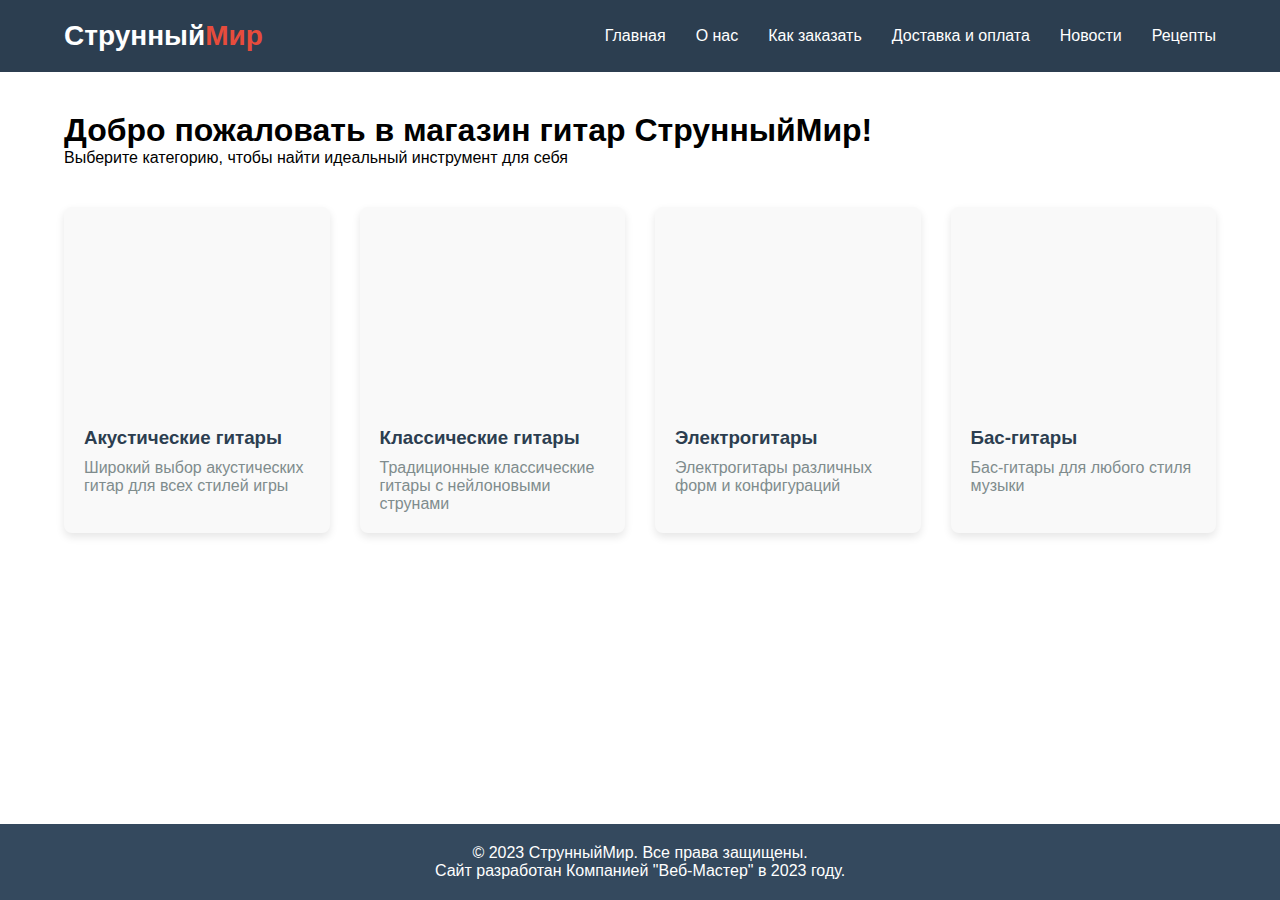
<file: guitar-shop/index.html>
<!DOCTYPE html>
<html lang="ru">
<head>
    <meta charset="UTF-8">
    <meta name="viewport" content="width=device-width, initial-scale=1.0">
    <title>СтрунныйМир - Магазин гитар</title>
    <link rel="stylesheet" href="styles.css">
</head>
<body>
    <header class="header">
        <div class="container">
            <div class="header-content">
                <div class="logo">Струнный<span>Мир</span></div>
                <nav class="nav-menu">
                    <div class="nav-item"><a href="#">Главная</a></div>
                    <div class="nav-item"><a href="#">О нас</a></div>
                    <div class="nav-item"><a href="#">Как заказать</a></div>
                    <div class="nav-item"><a href="#">Доставка и оплата</a></div>
                    <div class="nav-item"><a href="#">Новости</a></div>
                    <div class="nav-item"><a href="#">Рецепты</a></div>
                </nav>
            </div>
        </div>
    </header>

    <main class="main-content">
        <div class="container">
            <h1>Добро пожаловать в магазин гитар СтрунныйМир!</h1>
            <p>Выберите категорию, чтобы найти идеальный инструмент для себя</p>

            <div class="categories">
                <a href="catalog.html" class="category-card">
                    <div class="category-image" style="background-image: url('https://images.unsplash.com/photo-1558098329-a11cff621064?ixlib=rb-1.2.1&auto=format&fit=crop&w=500&q=60');"></div>
                    <div class="category-info">
                        <h3>Акустические гитары</h3>
                        <p>Широкий выбор акустических гитар для всех стилей игры</p>
                    </div>
                </a>

                <a href="catalog.html" class="category-card">
                    <div class="category-image" style="background-image: url('https://www.muztorg.ru/files/sized/f250x250/c08/udg/mwm/hsg/oko/g80/0sk/4cg/o/c08udgmwmhsgokog800sk4cgo.jpg');"></div>
                    <div class="category-info">
                        <h3>Классические гитары</h3>
                        <p>Традиционные классические гитары с нейлоновыми струнами</p>
                    </div>
                </a>

                <a href="catalog.html" class="category-card">
                    <div class="category-image" style="background-image: url('https://www.muztorg.ru/files/sized/f250x250/7vq/y7t/8pk/ccg/ssw/0os/os8/ogc/g/7vqy7t8pkccgssw0osos8ogcg.jpg');"></div>
                    <div class="category-info">
                        <h3>Электрогитары</h3>
                        <p>Электрогитары различных форм и конфигураций</p>
                    </div>
                </a>

                <a href="catalog.html" class="category-card">
                    <div class="category-image" style="background-image: url('https://images.unsplash.com/photo-1445985543470-41fba5c3144a?ixlib=rb-1.2.1&auto=format&fit=crop&w=500&q=60');"></div>
                    <div class="category-info">
                        <h3>Бас-гитары</h3>
                        <p>Бас-гитары для любого стиля музыки</p>
                    </div>
                </a>
            </div>
        </div>
    </main>

    <footer class="footer">
        <div class="container">
            <p>© 2023 СтрунныйМир. Все права защищены.</p>
            <p>Сайт разработан Компанией "Веб-Мастер" в 2023 году.</p>
        </div>
    </footer>
</body>
</html>
</file>
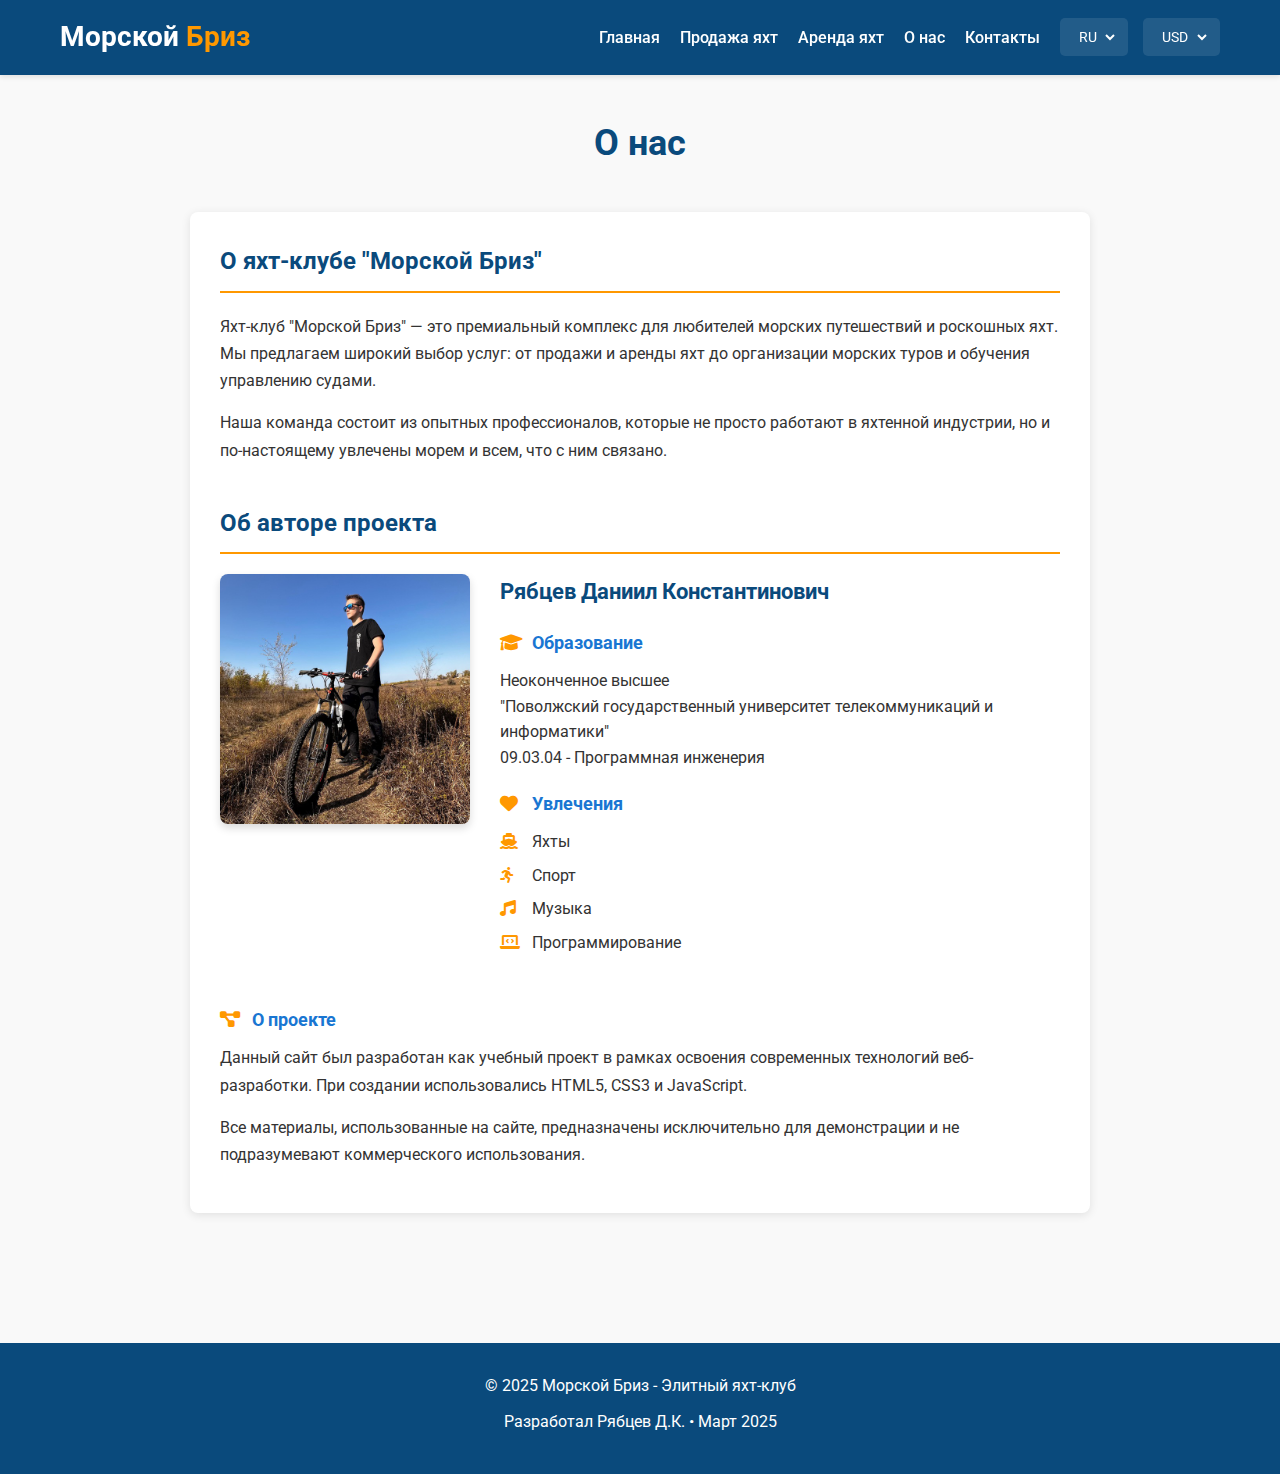
<file: yaht-club/about.html>
<!DOCTYPE html>
<html lang="ru">
  <head>
    <meta charset="UTF-8" />
    <meta name="viewport" content="width=device-width, initial-scale=1.0" />
    <title data-lang-key="about-us-title">О нас - Морской Бриз</title>
    <link rel="stylesheet" href="css/styles.css" />
    <link rel="stylesheet" href="css/about.css" />
    <link
      rel="stylesheet"
      href="https://cdnjs.cloudflare.com/ajax/libs/font-awesome/6.0.0-beta3/css/all.min.css"
    />
    <link
      href="https://fonts.googleapis.com/css2?family=Roboto:wght@300;400;500;700&display=swap"
      rel="stylesheet"
    />
  </head>
  <body>
    <!-- Шапка сайта с языковым переключателем -->
    <header class="header">
      <div class="container">
        <div class="header-inner">
          <a href="index.html" class="logo">Морской <span>Бриз</span></a>

          <nav class="nav">
            <button class="mobile-menu-btn">
              <i class="fas fa-bars"></i>
            </button>

            <ul class="nav-list">
              <li class="nav-item">
                <a href="index.html" class="nav-link" data-lang-key="main">Главная</a>
              </li>
              <li class="nav-item">
                <a href="yacht-sale.html" class="nav-link" data-lang-key="yacht-sale">Продажа яхт</a>
              </li>
              <li class="nav-item">
                <a href="yacht-rent.html" class="nav-link" data-lang-key="yacht-rent">Аренда яхт</a>
              </li>
              <li class="nav-item">
                <a href="about.html" class="nav-link" data-lang-key="about">О нас</a>
              </li>
              <li class="nav-item">
                <a href="contacts.html" class="nav-link" data-lang-key="contacts">Контакты</a>
              </li>
            </ul>

            <div class="header-controls">
              <div class="language-switcher">
                <select id="language-select">
                  <option value="ru">RU</option>
                  <option value="en">EN</option>
                </select>
              </div>
              
              <div class="currency-switcher">
                <select id="currency-select">
                  <option value="USD">USD</option>
                  <option value="EUR">EUR</option>
                  <option value="RUB">RUB</option>
                </select>
              </div>
            </div>
          </nav>
        </div>
      </div>
    </header>

    <!-- Основной контент -->
    <main class="main">
      <div class="container">
        <h1 class="page-title" data-lang-key="about-us-title">О нас</h1>
        
        <div class="about-container">
          <div class="about-content">
            <div class="about-text">
              <h2 class="about-heading" data-lang-key="about-yacht-club">О яхт-клубе "Морской Бриз"</h2>
              <p data-lang-key="about-yacht-club-text-1">Яхт-клуб "Морской Бриз" — это премиальный комплекс для любителей морских путешествий и роскошных яхт. Мы предлагаем широкий выбор услуг: от продажи и аренды яхт до организации морских туров и обучения управлению судами.</p>
              <p data-lang-key="about-yacht-club-text-2">Наша команда состоит из опытных профессионалов, которые не просто работают в яхтенной индустрии, но и по-настоящему увлечены морем и всем, что с ним связано.</p>
            </div>
            
            <div class="about-author">
              <h2 class="about-heading" data-lang-key="about-author">Об авторе проекта</h2>
              
              <div class="author-card">
                <div class="author-photo">
                  <img src="./images/personal_photo.jpg" alt="Рябцев Даниил Константинович">
                </div>
                
                <div class="author-info">
                  <h3 class="author-name">Рябцев Даниил Константинович</h3>
                  
                  <div class="author-education">
                    <h4><i class="fas fa-graduation-cap"></i> <span data-lang-key="education">Образование</span></h4>
                    <p data-lang-key="education-text">Неоконченное высшее<br>
                    "Поволжский государственный университет телекоммуникаций и информатики"<br>
                    09.03.04 - Программная инженерия</p>
                  </div>
                  
                  <div class="author-hobbies">
                    <h4><i class="fas fa-heart"></i> <span data-lang-key="hobbies">Увлечения</span></h4>
                    <ul>
                      <li><i class="fas fa-ship"></i> <span data-lang-key="hobby-yachts">Яхты</span></li>
                      <li><i class="fas fa-running"></i> <span data-lang-key="hobby-sports">Спорт</span></li>
                      <li><i class="fas fa-music"></i> <span data-lang-key="hobby-music">Музыка</span></li>
                      <li><i class="fas fa-laptop-code"></i> <span data-lang-key="hobby-programming">Программирование</span></li>
                    </ul>
                  </div>
                </div>
              </div>
              
              <div class="project-info">
                <h3><i class="fas fa-project-diagram"></i> <span data-lang-key="about-project">О проекте</span></h3>
                <p data-lang-key="about-project-text-1">Данный сайт был разработан как учебный проект в рамках освоения современных технологий веб-разработки. При создании использовались HTML5, CSS3 и JavaScript.</p>
                <p data-lang-key="about-project-text-2">Все материалы, использованные на сайте, предназначены исключительно для демонстрации и не подразумевают коммерческого использования.</p>
              </div>
            </div>
          </div>
        </div>
      </div>
    </main>

    <!-- Обновленный футер -->
    <footer class="footer">
      <div class="container">
        <div class="footer-content">
          <p data-lang-key="copyright">© 2025 Морской Бриз - Элитный яхт-клуб</p>
          <p data-lang-key="developer">Разработал Рябцев Д.К. • Март 2025</p>
        </div>
      </div>
    </footer>

    <!-- JavaScript -->
    <script src="js/translations.js"></script>
    <script src="js/language-switcher.js"></script>
    <script src="js/main.js"></script>
  </body>
</html>
</file>
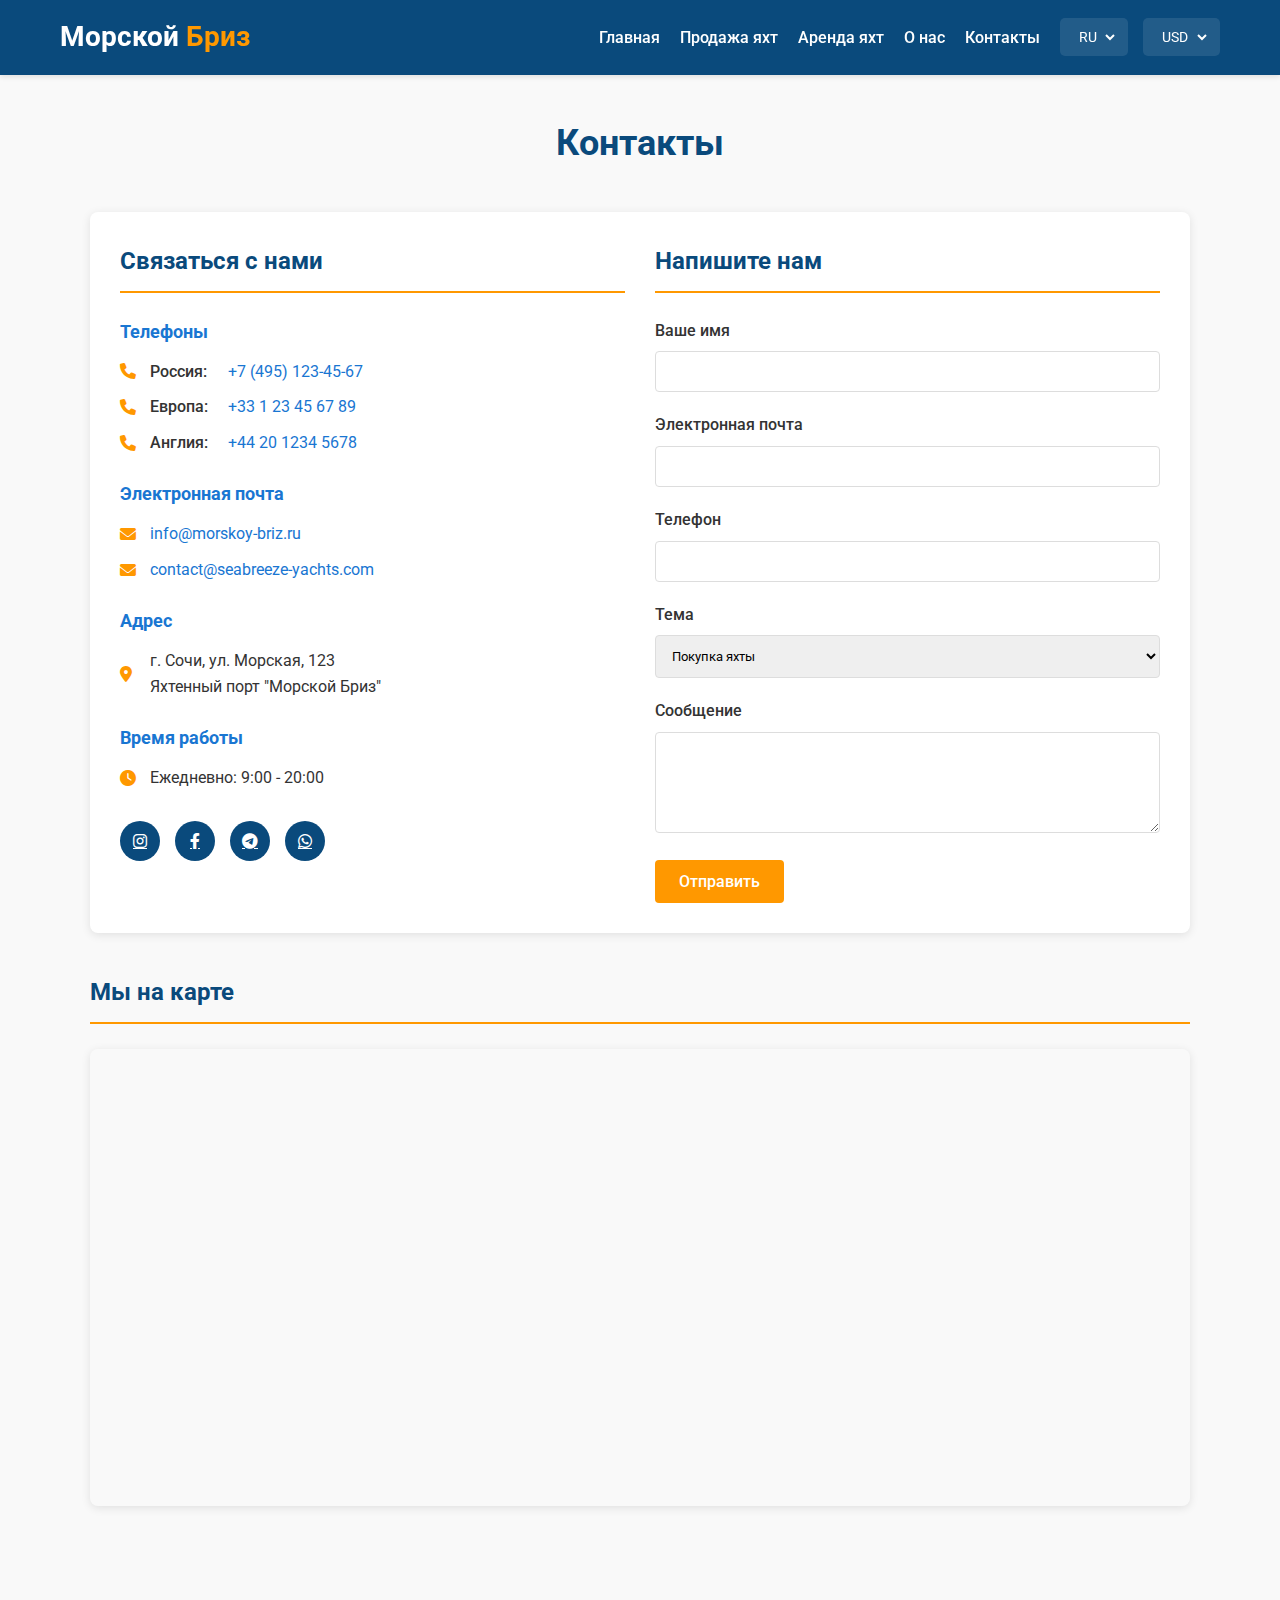
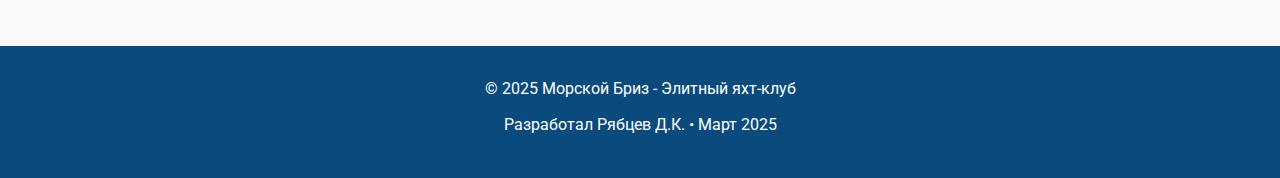
<file: yaht-club/contacts.html>
<!DOCTYPE html>
<html lang="ru">
  <head>
    <meta charset="UTF-8" />
    <meta name="viewport" content="width=device-width, initial-scale=1.0" />
    <title data-lang-key="contacts-title">Контакты - Морской Бриз</title>
    <link rel="stylesheet" href="css/styles.css" />
    <link rel="stylesheet" href="css/contacts.css" />
    <link
      rel="stylesheet"
      href="https://cdnjs.cloudflare.com/ajax/libs/font-awesome/6.0.0-beta3/css/all.min.css"
    />
    <link
      href="https://fonts.googleapis.com/css2?family=Roboto:wght@300;400;500;700&display=swap"
      rel="stylesheet"
    />
  </head>
  <body>
    <!-- Шапка сайта с языковым переключателем -->
    <header class="header">
      <div class="container">
        <div class="header-inner">
          <a href="index.html" class="logo">Морской <span>Бриз</span></a>

          <nav class="nav">
            <button class="mobile-menu-btn">
              <i class="fas fa-bars"></i>
            </button>

            <ul class="nav-list">
              <li class="nav-item">
                <a href="index.html" class="nav-link" data-lang-key="main">Главная</a>
              </li>
              <li class="nav-item">
                <a href="yacht-sale.html" class="nav-link" data-lang-key="yacht-sale">Продажа яхт</a>
              </li>
              <li class="nav-item">
                <a href="yacht-rent.html" class="nav-link" data-lang-key="yacht-rent">Аренда яхт</a>
              </li>
              <li class="nav-item">
                <a href="about.html" class="nav-link" data-lang-key="about">О нас</a>
              </li>
              <li class="nav-item">
                <a href="contacts.html" class="nav-link active" data-lang-key="contacts">Контакты</a>
              </li>
            </ul>

            <div class="header-controls">
              <div class="language-switcher">
                <select id="language-select">
                  <option value="ru">RU</option>
                  <option value="en">EN</option>
                </select>
              </div>
              
              <div class="currency-switcher">
                <select id="currency-select">
                  <option value="USD">USD</option>
                  <option value="EUR">EUR</option>
                  <option value="RUB">RUB</option>
                </select>
              </div>
            </div>
          </nav>
        </div>
      </div>
    </header>

    <!-- Основной контент -->
    <main class="main">
      <div class="container">
        <h1 class="page-title" data-lang-key="contacts-title">Контакты</h1>
        
        <div class="contacts-container">
          <div class="contact-card">
            <div class="contact-info">
              <h2 data-lang-key="contact-us">Связаться с нами</h2>
              
              <div class="contact-block">
                <h3 data-lang-key="phones">Телефоны</h3>
                <ul class="contact-list">
                  <li>
                    <i class="fas fa-phone"></i>
                    <span class="contact-label" data-lang-key="russia">Россия:</span>
                    <a href="tel:+74951234567">+7 (495) 123-45-67</a>
                  </li>
                  <li>
                    <i class="fas fa-phone"></i>
                    <span class="contact-label" data-lang-key="europe">Европа:</span>
                    <a href="tel:+33123456789">+33 1 23 45 67 89</a>
                  </li>
                  <li>
                    <i class="fas fa-phone"></i>
                    <span class="contact-label" data-lang-key="england">Англия:</span>
                    <a href="tel:+442012345678">+44 20 1234 5678</a>
                  </li>
                </ul>
              </div>
              
              <div class="contact-block">
                <h3 data-lang-key="email">Электронная почта</h3>
                <ul class="contact-list">
                  <li>
                    <i class="fas fa-envelope"></i>
                    <a href="mailto:info@morskoy-briz.ru">info@morskoy-briz.ru</a>
                  </li>
                  <li>
                    <i class="fas fa-envelope"></i>
                    <a href="mailto:contact@seabreeze-yachts.com">contact@seabreeze-yachts.com</a>
                  </li>
                </ul>
              </div>
              
              <div class="contact-block">
                <h3 data-lang-key="address">Адрес</h3>
                <p class="address">
                  <i class="fas fa-map-marker-alt"></i>
                  <span data-lang-key="address-text">г. Сочи, ул. Морская, 123<br>Яхтенный порт "Морской Бриз"</span>
                </p>
              </div>
              
              <div class="contact-block">
                <h3 data-lang-key="working-hours">Время работы</h3>
                <p class="working-hours">
                  <i class="fas fa-clock"></i>
                  <span data-lang-key="working-hours-text">Ежедневно: 9:00 - 20:00</span>
                </p>
              </div>
              
              <div class="social-links">
                <a href="#" class="social-link"><i class="fab fa-instagram"></i></a>
                <a href="#" class="social-link"><i class="fab fa-facebook-f"></i></a>
                <a href="#" class="social-link"><i class="fab fa-telegram"></i></a>
                <a href="#" class="social-link"><i class="fab fa-whatsapp"></i></a>
              </div>
            </div>
            
            <div class="contact-form-container">
              <h2 data-lang-key="write-to-us">Напишите нам</h2>
              <form class="contact-form">
                <div class="form-group">
                  <label for="name" data-lang-key="your-name">Ваше имя</label>
                  <input type="text" id="name" name="name" required>
                </div>
                
                <div class="form-group">
                  <label for="email" data-lang-key="your-email">Электронная почта</label>
                  <input type="email" id="email" name="email" required>
                </div>
                
                <div class="form-group">
                  <label for="phone" data-lang-key="your-phone">Телефон</label>
                  <input type="tel" id="phone" name="phone">
                </div>
                
                <div class="form-group">
                  <label for="subject" data-lang-key="subject">Тема</label>
                  <select id="subject" name="subject">
                    <option value="purchase" data-lang-key="subject-purchase">Покупка яхты</option>
                    <option value="rent" data-lang-key="subject-rent">Аренда яхты</option>
                    <option value="info" data-lang-key="subject-info">Информация</option>
                    <option value="other" data-lang-key="subject-other">Другое</option>
                  </select>
                </div>
                
                <div class="form-group">
                  <label for="message" data-lang-key="message">Сообщение</label>
                  <textarea id="message" name="message" rows="5" required></textarea>
                </div>
                
                <button type="submit" class="submit-btn" data-lang-key="send">Отправить</button>
              </form>
            </div>
          </div>
          
          <div class="map-container">
            <h2 data-lang-key="on-map">Мы на карте</h2>
            <div class="map">
              <iframe src="https://www.google.com/maps/embed?pb=!1m18!1m12!1m3!1d2920.927520022347!2d39.72904491495218!3d43.58148036680223!2m3!1f0!2f0!3f0!3m2!1i1024!2i768!4f13.1!3m3!1m2!1s0x40f5bfd5ef4c0001%3A0x37dcc4a0351c4382!2z0KHQvtGH0LjQvdGB0LrQuNC5INC80L7RgNGB0LrQvtC5INGE0LvQvtGC!5e0!3m2!1sru!2sru!4v1626957123456!5m2!1sru!2sru" width="100%" height="450" style="border:0;" allowfullscreen="" loading="lazy"></iframe>
            </div>
          </div>
        </div>
      </div>
    </main>

    <!-- Обновленный футер -->
    <footer class="footer">
      <div class="container">
        <div class="footer-content">
          <p data-lang-key="copyright">© 2025 Морской Бриз - Элитный яхт-клуб</p>
          <p data-lang-key="developer">Разработал Рябцев Д.К. • Март 2025</p>
        </div>
      </div>
    </footer>

    <!-- JavaScript -->
    <script src="js/translations.js"></script>
    <script src="js/language-switcher.js"></script>
    <script src="js/main.js"></script>
  </body>
</html>
</file>
<file: guitar-shop/styles.css>
* {
    margin: 0;
    padding: 0;
    box-sizing: border-box;
    font-family: 'Roboto', Arial, sans-serif;
}

body {
    min-height: 100vh;
    display: flex;
    flex-direction: column;
}

.header {
    background-color: #2c3e50;
    color: white;
    padding: 20px 0;
}

.container {
    width: 90%;
    max-width: 1200px;
    margin: 0 auto;
}

.header-content {
    display: flex;
    justify-content: space-between;
    align-items: center;
}

.logo {
    font-size: 28px;
    font-weight: bold;
}

.logo span {
    color: #e74c3c;
}

.nav-menu {
    display: flex;
}

.nav-item {
    position: relative;
    margin-left: 30px;
}

.nav-item a {
    color: white;
    text-decoration: none;
    font-size: 16px;
    transition: color 0.3s;
}

.nav-item a:hover {
    color: #e74c3c;
}

.main-content {
    flex: 1;
    padding: 40px 0;
}

.categories {
    display: grid;
    grid-template-columns: repeat(auto-fill, minmax(250px, 1fr));
    gap: 30px;
    margin-top: 40px;
}

.category-card {
    background-color: #f9f9f9;
    border-radius: 8px;
    overflow: hidden;
    box-shadow: 0 4px 8px rgba(0,0,0,0.1);
    transition: transform 0.3s, box-shadow 0.3s;
    display: block;
    text-decoration: none;
    color: inherit;
    cursor: pointer;
}

.category-card:hover {
    transform: translateY(-5px);
    box-shadow: 0 10px 20px rgba(0,0,0,0.1);
}

.category-image {
    height: 200px;
    background-size: cover;
    background-position: center;
}

.category-info {
    padding: 20px;
}

.category-info h3 {
    margin-bottom: 10px;
    color: #2c3e50;
}

.category-info p {
    color: #7f8c8d;
}

.footer {
    background-color: #34495e;
    color: white;
    padding: 20px 0;
    text-align: center;
}

@media (max-width: 768px) {
    .header-content {
        flex-direction: column;
    }

    .nav-menu {
        margin-top: 20px;
        flex-wrap: wrap;
        justify-content: center;
    }

    .nav-item {
        margin: 5px 10px;
    }

    .categories {
        grid-template-columns: repeat(auto-fill, minmax(200px, 1fr));
    }
}
</file>
<file: yaht-club/css/styles.css>
/* Общие стили */
* {
    margin: 0;
    padding: 0;
    box-sizing: border-box;
    font-family: 'Roboto', Arial, sans-serif;
}

:root {
    --primary-color: #0a4a7c;
    --secondary-color: #1976d2;
    --accent-color: #ff9800;
    --text-color: #333;
    --light-color: #fff;
    --gray-color: #f5f5f5;
    --dark-gray: #888;
}

body {
    color: var(--text-color);
    background-color: #f9f9f9;
    line-height: 1.6;
}

.container {
    width: 100%;
    max-width: 1200px;
    margin: 0 auto;
    padding: 0 20px;
}

/* Шапка сайта */
.header {
    background-color: var(--primary-color);
    color: var(--light-color);
    padding: 15px 0;
    position: sticky;
    top: 0;
    z-index: 1000;
    box-shadow: 0 2px 5px rgba(0, 0, 0, 0.1);
    transition: padding 0.3s, box-shadow 0.3s;
}

.header.compact {
    padding: 8px 0;
    box-shadow: 0 3px 10px rgba(0, 0, 0, 0.2);
}

.scrolled .header {
    background-color: rgba(10, 74, 124, 0.95); /* Полупрозрачный цвет шапки */
    backdrop-filter: blur(5px); /* Эффект размытия для современных браузеров */
}

.header-inner {
    display: flex;
    justify-content: space-between;
    align-items: center;
}

.logo {
    font-size: 28px;
    font-weight: 700;
    color: var(--light-color);
    text-decoration: none;
}

.logo span {
    color: var(--accent-color);
}

/* Навигация */
.nav {
    display: flex;
    align-items: center;
}

.nav-list {
    display: flex;
    list-style: none;
    margin-right: 20px;
}

.nav-item {
    margin-left: 20px;
}

.nav-link {
    color: var(--light-color);
    text-decoration: none;
    font-weight: 500;
    transition: color 0.3s;
}

.nav-link:hover {
    color: var(--accent-color);
}

/* Переключатель валюты */
.currency-switcher {
    display: flex;
    align-items: center;
    background-color: rgba(255, 255, 255, 0.1);
    padding: 5px 10px;
    border-radius: 5px;
}

.currency-switcher select {
    background: transparent;
    border: none;
    color: var(--light-color);
    padding: 5px;
    font-size: 14px;
    cursor: pointer;
    outline: none;
}

.currency-switcher select option {
    background-color: var(--primary-color);
}

/* Мобильное меню */
.mobile-menu-btn {
    display: none;
    background: none;
    border: none;
    color: var(--light-color);
    font-size: 24px;
    cursor: pointer;
}

/* Переключатель языка */
.header-controls {
    display: flex;
    align-items: center;
    gap: 15px;
}

.language-switcher {
    display: flex;
    align-items: center;
    background-color: rgba(255, 255, 255, 0.1);
    padding: 5px 10px;
    border-radius: 5px;
}

.language-switcher select {
    background: transparent;
    border: none;
    color: var(--light-color);
    padding: 5px;
    font-size: 14px;
    cursor: pointer;
    outline: none;
}

.language-switcher select option {
    background-color: var(--primary-color);
}

/* Основной контент */
.main {
    padding: 40px 0;
}

.section-heading {
    text-align: center;
    margin-bottom: 40px;
    font-size: 32px;
    color: var(--primary-color);
}

/* Карточки яхт */
.yacht-grid {
    display: grid;
    grid-template-columns: repeat(3, 1fr); /* 3 карточки в ряд на больших экранах */
    gap: 30px;
    margin-bottom: 40px;
}

.yacht-card {
    background-color: var(--light-color);
    border-radius: 8px;
    overflow: hidden;
    box-shadow: 0 4px 10px rgba(0, 0, 0, 0.1);
    transition: transform 0.3s, box-shadow 0.3s;
    display: flex;
    flex-direction: column;
    height: 100%;
}

.yacht-card:hover {
    transform: translateY(-5px);
    box-shadow: 0 6px 15px rgba(0, 0, 0, 0.15);
}

.yacht-img {
    width: 100%;
    height: 200px;
    object-fit: cover;
}

.yacht-info {
    padding: 20px;
    display: flex;
    flex-direction: column;
    flex-grow: 1;
}

.yacht-name {
    font-size: 20px;
    font-weight: 600;
    margin-bottom: 10px;
    color: var(--primary-color);
}

.yacht-price {
    font-size: 18px;
    font-weight: 700;
    color: var(--secondary-color);
    margin-bottom: 15px;
}

.yacht-details {
    display: inline-block;
    background-color: var(--accent-color);
    color: var(--light-color);
    padding: 8px 20px;
    border-radius: 4px;
    text-decoration: none;
    font-weight: 500;
    transition: background-color 0.3s;
    margin-top: auto;
    align-self: flex-start;
}

.yacht-details:hover {
    background-color: #e68900;
}

/* Футер */
.footer {
    background-color: var(--primary-color);
    color: var(--light-color);
    padding: 30px 0;
    margin-top: 50px;
}

.footer-content {
    text-align: center;
}

.footer-content p {
    margin-bottom: 10px;
}

/* Адаптивный дизайн */
@media screen and (max-width: 992px) {
    .yacht-grid {
        grid-template-columns: repeat(2, 1fr); /* 2 карточки в ряд на планшетах */
    }
}

@media screen and (max-width: 768px) {
    .header-inner {
        flex-direction: column;
        align-items: flex-start;
    }
    
    .logo {
        margin-bottom: 15px;
    }
    
    .nav {
        width: 100%;
        flex-direction: column;
    }
    
    .nav-list {
        display: none;
        flex-direction: column;
        width: 100%;
        margin: 0;
    }
    
    .nav-list.active {
        display: flex;
    }
    
    .nav-item {
        margin: 10px 0;
    }
    
    .mobile-menu-btn {
        display: block;
        position: absolute;
        top: 15px;
        right: 20px;
    }
    
    .currency-switcher {
        margin-top: 15px;
    }
    
    .yacht-grid {
        gap: 20px;
    }
    
    .header-controls {
        width: 100%;
        justify-content: space-between;
        margin-top: 15px;
    }
}

@media screen and (max-width: 480px) {
    .yacht-grid {
        grid-template-columns: 1fr; /* 1 карточка в ряд на мобильных */
        gap: 15px;
    }
    
    .section-heading {
        font-size: 24px;
    }
}
</file>
<file: yaht-club/css/about.css>
/* Стили для страницы "О нас" */

.page-title {
    text-align: center;
    margin-bottom: 40px;
    font-size: 36px;
    color: var(--primary-color);
}

.about-container {
    max-width: 900px;
    margin: 0 auto;
}

.about-content {
    background-color: var(--light-color);
    border-radius: 8px;
    box-shadow: 0 2px 10px rgba(0, 0, 0, 0.1);
    padding: 30px;
    margin-bottom: 40px;
}

.about-heading {
    color: var(--primary-color);
    font-size: 24px;
    margin-bottom: 20px;
    padding-bottom: 10px;
    border-bottom: 2px solid var(--accent-color);
}

.about-text {
    margin-bottom: 40px;
}

.about-text p {
    margin-bottom: 15px;
    line-height: 1.7;
}

.author-card {
    display: flex;
    margin-bottom: 30px;
    gap: 30px;
}

.author-photo {
    flex: 0 0 250px;
}

.author-photo img {
    width: 100%;
    height: auto;
    border-radius: 8px;
    box-shadow: 0 4px 8px rgba(0, 0, 0, 0.15);
}

.author-info {
    flex: 1;
}

.author-name {
    font-size: 22px;
    font-weight: 700;
    color: var(--primary-color);
    margin-bottom: 20px;
}

.author-education, .author-hobbies {
    margin-bottom: 20px;
}

.author-education h4, .author-hobbies h4, .project-info h3 {
    font-size: 18px;
    color: var(--secondary-color);
    margin-bottom: 10px;
}

.author-education p {
    line-height: 1.6;
}

.author-hobbies ul {
    list-style: none;
    padding: 0;
}

.author-hobbies li {
    margin-bottom: 8px;
}

.author-hobbies i, .author-education i, .project-info i {
    width: 20px;
    color: var(--accent-color);
    margin-right: 8px;
}

.project-info p {
    margin-bottom: 15px;
    line-height: 1.7;
}

/* Адаптивные стили */
@media screen and (max-width: 768px) {
    .author-card {
        flex-direction: column;
    }
    
    .author-photo {
        flex: 0 0 auto;
        margin-bottom: 20px;
        max-width: 300px;
        margin-left: auto;
        margin-right: auto;
    }
}

@media screen and (max-width: 480px) {
    .about-content {
        padding: 20px;
    }
    
    .page-title {
        font-size: 28px;
    }
    
    .about-heading {
        font-size: 22px;
    }
    
    .author-name {
        font-size: 20px;
    }
}
</file>
<file: yaht-club/css/contacts.css>
/* Стили для страницы контактов */

.page-title {
    text-align: center;
    margin-bottom: 40px;
    font-size: 36px;
    color: var(--primary-color);
}

.contacts-container {
    max-width: 1100px;
    margin: 0 auto 50px;
}

.contact-card {
    background-color: var(--light-color);
    border-radius: 8px;
    box-shadow: 0 2px 10px rgba(0, 0, 0, 0.1);
    padding: 30px;
    margin-bottom: 40px;
    display: flex;
    flex-wrap: wrap;
    gap: 30px;
}

.contact-info {
    flex: 1;
    min-width: 300px;
}

.contact-info h2, .contact-form-container h2, .map-container h2 {
    font-size: 24px;
    color: var(--primary-color);
    margin-bottom: 25px;
    padding-bottom: 10px;
    border-bottom: 2px solid var(--accent-color);
}

.contact-block {
    margin-bottom: 25px;
}

.contact-block h3 {
    font-size: 18px;
    color: var(--secondary-color);
    margin-bottom: 12px;
}

.contact-list {
    list-style: none;
    padding: 0;
}

.contact-list li, .address, .working-hours {
    display: flex;
    align-items: center;
    margin-bottom: 10px;
    color: var(--text-color);
}

.contact-list i, .address i, .working-hours i {
    width: 20px;
    color: var(--accent-color);
    margin-right: 10px;
}

.contact-label {
    font-weight: 500;
    margin-right: 8px;
    min-width: 70px;
}

.contact-list a {
    color: var(--secondary-color);
    text-decoration: none;
    transition: color 0.3s;
}

.contact-list a:hover {
    color: var(--accent-color);
}

.social-links {
    display: flex;
    gap: 15px;
    margin-top: 30px;
}

.social-link {
    display: flex;
    align-items: center;
    justify-content: center;
    width: 40px;
    height: 40px;
    background-color: var(--primary-color);
    color: var(--light-color);
    border-radius: 50%;
    transition: background-color 0.3s;
}

.social-link:hover {
    background-color: var(--accent-color);
}

.contact-form-container {
    flex: 1;
    min-width: 300px;
}

.contact-form .form-group {
    margin-bottom: 20px;
}

.contact-form label {
    display: block;
    margin-bottom: 8px;
    font-weight: 500;
    color: var(--text-color);
}

.contact-form input, .contact-form select, .contact-form textarea {
    width: 100%;
    padding: 12px;
    border: 1px solid #ddd;
    border-radius: 4px;
    font-family: 'Roboto', Arial, sans-serif;
    transition: border-color 0.3s;
}

.contact-form input:focus, .contact-form select:focus, .contact-form textarea:focus {
    border-color: var(--secondary-color);
    outline: none;
}

.contact-form .submit-btn {
    background-color: var(--accent-color);
    color: var(--light-color);
    border: none;
    padding: 12px 24px;
    border-radius: 4px;
    font-size: 16px;
    font-weight: 500;
    cursor: pointer;
    transition: background-color 0.3s;
}

.contact-form .submit-btn:hover {
    background-color: #e68900;
}

.map-container {
    margin-top: 30px;
}

.map {
    border-radius: 8px;
    overflow: hidden;
    box-shadow: 0 2px 10px rgba(0, 0, 0, 0.1);
}

/* Адаптивные стили */
@media screen and (max-width: 768px) {
    .contact-card {
        flex-direction: column;
    }
    
    .contact-info, .contact-form-container {
        min-width: 100%;
    }
    
    .page-title {
        font-size: 28px;
    }
}

@media screen and (max-width: 480px) {
    .contact-card {
        padding: 20px;
    }
    
    .social-links {
        flex-wrap: wrap;
    }
}
</file>
